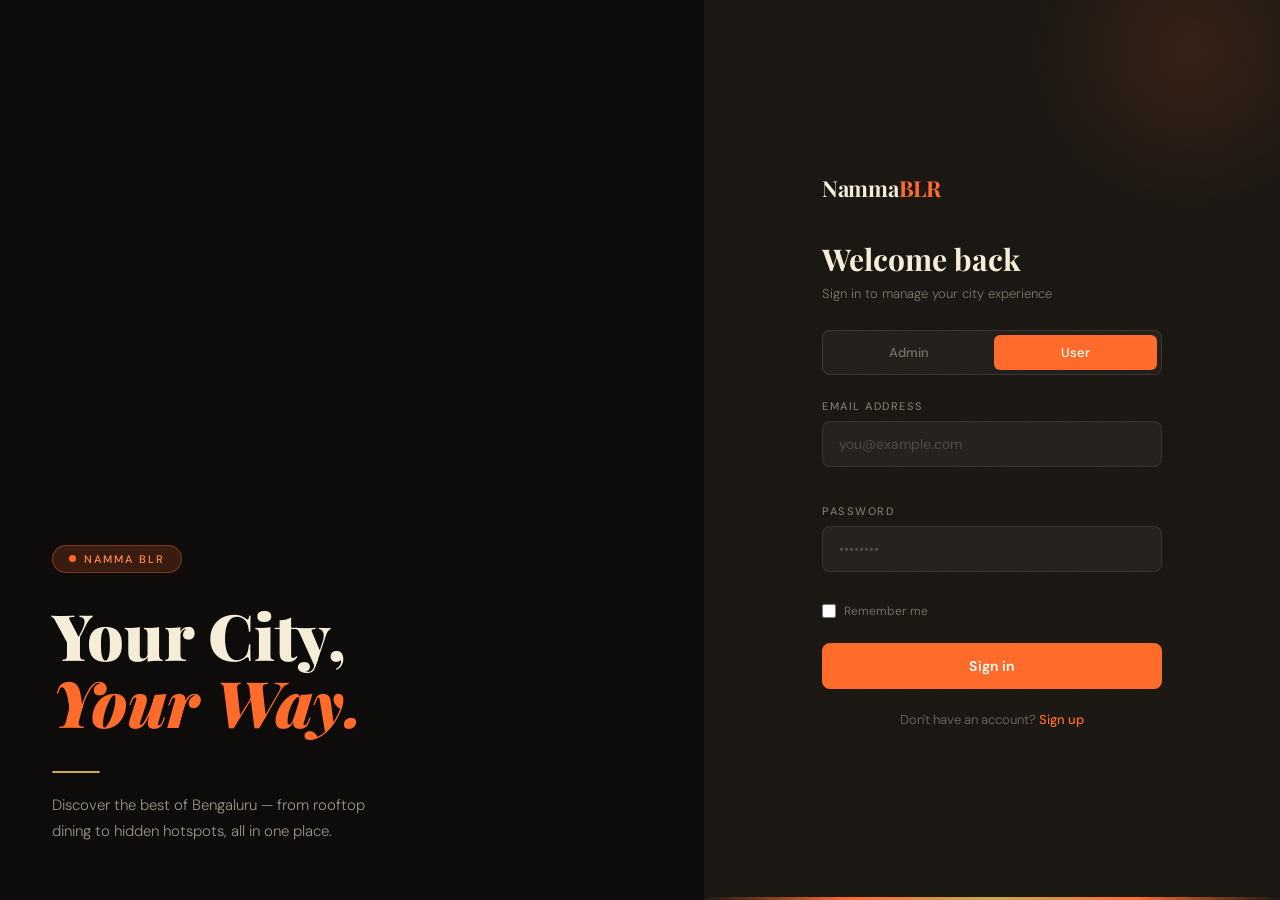
<file: login2.html>
<!DOCTYPE html>
<html lang="en">
<head>
    <meta charset="UTF-8">
    <title>Login – Namma BLR</title>
    <link href="https://fonts.googleapis.com/css2?family=Playfair+Display:ital,wght@0,400;0,700;0,900;1,400&family=DM+Sans:wght@300;400;500&display=swap" rel="stylesheet">
    <style>
        :root {
            --orange: #FF6B2B;
            --orange-soft: #FF8C52;
            --gold: #C9A84C;
            --cream: #F5EDD8;
            --dark: #0E0C0A;
            --dark2: #1A1612;
            --glass: rgba(255,255,255,0.05);
            --glass-border: rgba(255,255,255,0.1);
        }

        * { margin: 0; padding: 0; box-sizing: border-box; }

        body {
            min-height: 100vh;
            font-family: 'DM Sans', sans-serif;
            background: var(--dark);
            overflow: hidden;
            display: flex;
        }

        /* ── BG IMAGE SIDE ── */
        .bg-panel {
            position: relative;
            width: 55%;
            overflow: hidden;
        }

        .bg-panel::before {
            content: '';
            position: absolute;
            inset: 0;
            background: url('https://s7ap1.scene7.com/is/image/incredibleindia/nandi-hills-bangalore-karnataka-attr-about?qlt=82') center/cover no-repeat;
            transform: scale(1.05);
            animation: slowZoom 20s ease-in-out infinite alternate;
        }

        @keyframes slowZoom {
            from { transform: scale(1.05); }
            to   { transform: scale(1.12); }
        }

        .bg-panel::after {
            content: '';
            position: absolute;
            inset: 0;
            background: linear-gradient(
                105deg,
                rgba(14,12,10,0.15) 0%,
                rgba(14,12,10,0.4) 60%,
                rgba(14,12,10,0.92) 100%
            );
        }

        .bg-content {
            position: absolute;
            inset: 0;
            z-index: 2;
            display: flex;
            flex-direction: column;
            justify-content: flex-end;
            padding: 56px 52px;
        }

        .brand-tag {
            display: inline-flex;
            align-items: center;
            gap: 8px;
            background: rgba(255,107,43,0.18);
            border: 1px solid rgba(255,107,43,0.35);
            border-radius: 100px;
            padding: 6px 16px;
            margin-bottom: 28px;
            width: fit-content;
        }

        .brand-tag .dot {
            width: 7px; height: 7px;
            border-radius: 50%;
            background: var(--orange);
            animation: pulse 2s infinite;
        }

        @keyframes pulse {
            0%,100% { opacity: 1; transform: scale(1); }
            50%      { opacity: 0.5; transform: scale(1.4); }
        }

        .brand-tag span {
            font-size: 11px;
            font-weight: 500;
            letter-spacing: 2px;
            text-transform: uppercase;
            color: var(--orange-soft);
        }

        .bg-content h1 {
            font-family: 'Playfair Display', serif;
            font-size: clamp(42px, 5vw, 68px);
            font-weight: 900;
            color: var(--cream);
            line-height: 1.05;
            margin-bottom: 16px;
        }

        .bg-content h1 em {
            font-style: italic;
            color: var(--orange);
        }

        .bg-content p {
            font-size: 15px;
            color: rgba(245,237,216,0.6);
            line-height: 1.7;
            max-width: 340px;
            font-weight: 300;
        }

        .divider-line {
            width: 48px;
            height: 2px;
            background: var(--gold);
            margin: 20px 0;
            border-radius: 2px;
        }

        /* ── FORM SIDE ── */
        .form-panel {
            width: 45%;
            background: var(--dark2);
            display: flex;
            flex-direction: column;
            justify-content: center;
            align-items: center;
            padding: 60px 48px;
            position: relative;
            overflow: hidden;
        }

        .form-panel::before {
            content: '';
            position: absolute;
            inset: 0;
            background-image: url("data:image/svg+xml,%3Csvg viewBox='0 0 256 256' xmlns='http://www.w3.org/2000/svg'%3E%3Cfilter id='noise'%3E%3CfeTurbulence type='fractalNoise' baseFrequency='0.9' numOctaves='4' stitchTiles='stitch'/%3E%3C/filter%3E%3Crect width='100%25' height='100%25' filter='url(%23noise)' opacity='0.04'/%3E%3C/svg%3E");
            opacity: 0.4;
            pointer-events: none;
        }

        .form-panel::after {
            content: '';
            position: absolute;
            top: -120px; right: -80px;
            width: 340px; height: 340px;
            background: radial-gradient(circle, rgba(255,107,43,0.12) 0%, transparent 70%);
            pointer-events: none;
        }

        .form-wrap {
            width: 100%;
            max-width: 340px;
            position: relative;
            z-index: 1;
            animation: fadeUp 0.7s ease both;
        }

        @keyframes fadeUp {
            from { opacity: 0; transform: translateY(24px); }
            to   { opacity: 1; transform: translateY(0); }
        }

        .form-logo {
            font-family: 'Playfair Display', serif;
            font-size: 22px;
            font-weight: 700;
            color: var(--cream);
            margin-bottom: 36px;
            letter-spacing: -0.3px;
        }

        .form-logo span { color: var(--orange); }

        .form-wrap h2 {
            font-family: 'Playfair Display', serif;
            font-size: 30px;
            font-weight: 700;
            color: var(--cream);
            margin-bottom: 6px;
        }

        .form-wrap .sub {
            font-size: 13px;
            color: rgba(245,237,216,0.45);
            margin-bottom: 28px;
            font-weight: 300;
        }

        /* toggle admin/user */
        .toggle-group {
            display: flex;
            background: rgba(255,255,255,0.04);
            border: 1px solid var(--glass-border);
            border-radius: 8px;
            padding: 4px;
            margin-bottom: 24px;
            gap: 4px;
        }

        .toggle-group button {
            flex: 1;
            padding: 9px;
            border: none;
            border-radius: 6px;
            font-size: 13px;
            font-family: 'DM Sans', sans-serif;
            font-weight: 500;
            cursor: pointer;
            background: transparent;
            color: rgba(245,237,216,0.4);
            transition: all 0.25s;
        }

        .toggle-group button.active {
            background: var(--orange);
            color: white;
        }

        .field {
            margin-bottom: 18px;
        }

        .field label {
            display: block;
            font-size: 11px;
            font-weight: 500;
            letter-spacing: 1.5px;
            text-transform: uppercase;
            color: rgba(245,237,216,0.45);
            margin-bottom: 8px;
        }

        .field input {
            width: 100%;
            padding: 13px 16px;
            background: rgba(255,255,255,0.05);
            border: 1px solid rgba(255,255,255,0.08);
            border-radius: 8px;
            color: var(--cream);
            font-size: 14px;
            font-family: 'DM Sans', sans-serif;
            outline: none;
            transition: border-color 0.2s, background 0.2s;
        }

        .field input::placeholder { color: rgba(245,237,216,0.2); }

        .field input:focus {
            border-color: var(--orange);
            background: rgba(255,107,43,0.06);
        }

        .field .error {
            display: block;
            margin-top: 5px;
            font-size: 11px;
            color: #ff6b6b;
            min-height: 14px;
        }

        .row {
            display: flex;
            justify-content: space-between;
            align-items: center;
            margin-bottom: 24px;
            margin-top: -6px;
        }

        .remember {
            display: flex;
            align-items: center;
            gap: 8px;
            font-size: 12px;
            color: rgba(245,237,216,0.4);
            cursor: pointer;
        }

        .remember input[type="checkbox"] {
            accent-color: var(--orange);
            width: 14px; height: 14px;
        }

        .banner {
            width: 100%;
            padding: 10px 14px;
            border-radius: 8px;
            font-size: 12px;
            margin-bottom: 14px;
            display: none;
        }
        .banner.error { background: rgba(255,107,107,0.12); border: 1px solid rgba(255,107,107,0.3); color: #ff8a8a; display: block; }
        .banner.success { background: rgba(80,200,120,0.12); border: 1px solid rgba(80,200,120,0.3); color: #6ee08a; display: block; }

        .submit-btn {
            width: 100%;
            padding: 14px;
            background: var(--orange);
            border: none;
            border-radius: 8px;
            color: white;
            font-size: 14px;
            font-weight: 600;
            font-family: 'DM Sans', sans-serif;
            letter-spacing: 0.3px;
            cursor: pointer;
            position: relative;
            overflow: hidden;
            transition: background 0.2s, transform 0.15s;
        }

        .submit-btn::after {
            content: '';
            position: absolute;
            inset: 0;
            background: linear-gradient(90deg, transparent, rgba(255,255,255,0.12), transparent);
            transform: translateX(-100%);
            transition: transform 0.5s;
        }

        .submit-btn:hover { background: var(--orange-soft); transform: translateY(-1px); }
        .submit-btn:hover::after { transform: translateX(100%); }
        .submit-btn:active { transform: translateY(0); }
        .submit-btn:disabled { opacity: 0.6; cursor: not-allowed; transform: none; }

        .signup-text {
            text-align: center;
            margin-top: 22px;
            font-size: 13px;
            color: rgba(245,237,216,0.35);
        }

        .signup-text a {
            color: var(--orange);
            text-decoration: none;
            font-weight: 500;
        }

        .signup-text a:hover { text-decoration: underline; }

        .city-strip {
            position: absolute;
            bottom: 0; left: 0; right: 0;
            height: 3px;
            background: linear-gradient(90deg, transparent, var(--orange), var(--gold), var(--orange), transparent);
        }
    </style>
</head>
<body>

<!-- LEFT: BG IMAGE -->
<div class="bg-panel">
    <div class="bg-content">
        <div class="brand-tag">
            <div class="dot"></div>
            <span>Namma BLR</span>
        </div>
        <h1>Your City,<br><em>Your Way.</em></h1>
        <div class="divider-line"></div>
        <p>Discover the best of Bengaluru — from rooftop dining to hidden hotspots, all in one place.</p>
    </div>
</div>

<!-- RIGHT: FORM -->
<div class="form-panel">
    <div class="form-wrap">

        <div class="form-logo">Namma<span>BLR</span></div>

        <h2 id="formTitle">Welcome back</h2>
        <p class="sub" id="formSub">Sign in to manage your city experience</p>

        <!-- Admin / User toggle -->
        <div class="toggle-group">
            <button id="adminBtn" onclick="switchMode('admin')">Admin</button>
            <button class="active" id="userBtn" onclick="switchMode('user')">User</button>
        </div>

        <div class="banner" id="banner"></div>

        <form id="loginForm">
            <div class="field">
                <label>Email Address</label>
                <input type="email" id="email" placeholder="you@example.com">
                <small class="error" id="emailError"></small>
            </div>

            <div class="field">
                <label>Password</label>
                <input type="password" id="password" placeholder="••••••••">
                <small class="error" id="passwordError"></small>
            </div>

            <div class="row">
                <label class="remember">
                    <input type="checkbox" id="rememberMe"> Remember me
                </label>
            </div>

            <button type="submit" class="submit-btn" id="submitBtn">Sign in</button>

            <p class="signup-text">
                Don't have an account? <a href="signup.html">Sign up</a>
            </p>
        </form>

    </div>
    <div class="city-strip"></div>
</div>

<script>
    let currentMode = 'user';

    function switchMode(mode) {
        currentMode = mode;
        document.getElementById('adminBtn').classList.toggle('active', mode === 'admin');
        document.getElementById('userBtn').classList.toggle('active', mode === 'user');
        document.getElementById('formTitle').textContent = mode === 'admin' ? 'Admin Portal' : 'Welcome back';
        document.getElementById('formSub').textContent = mode === 'admin'
            ? 'Sign in to manage the city experience'
            : 'Hello, Explorer. Sign in to discover BLR';
        clearErrors();
    }

    function clearErrors() {
        document.getElementById('emailError').textContent = '';
        document.getElementById('passwordError').textContent = '';
        hideBanner();
    }

    function showBanner(msg, type) {
        const b = document.getElementById('banner');
        b.textContent = msg;
        b.className = 'banner ' + type;
    }

    function hideBanner() {
        document.getElementById('banner').className = 'banner';
    }

    // Pre-fill from localStorage if remember me was set
    window.addEventListener('DOMContentLoaded', () => {
        const saved = localStorage.getItem('namma_remember');
        if (saved) {
            const { email, mode } = JSON.parse(saved);
            document.getElementById('email').value = email || '';
            document.getElementById('rememberMe').checked = true;
            if (mode) switchMode(mode);
        }
    });

    document.getElementById('loginForm').addEventListener('submit', async function (e) {
        e.preventDefault();
        clearErrors();

        const email    = document.getElementById('email').value.trim();
        const password = document.getElementById('password').value;
        const remember = document.getElementById('rememberMe').checked;

        let valid = true;
        if (!/^[^\s]+@[^\s]+\.[a-z]{2,}$/.test(email)) {
            document.getElementById('emailError').textContent = 'Enter a valid email address.';
            valid = false;
        }
        if (!password) {
            document.getElementById('passwordError').textContent = 'Password is required.';
            valid = false;
        }
        if (!valid) return;

        const btn = document.getElementById('submitBtn');
        btn.textContent = 'Signing in…';
        btn.disabled = true;

        try {
            const res = await fetch('http://localhost/NammaHub/api/login.php', {
                method: 'POST',
                headers: { 'Content-Type': 'application/json' },
                body: JSON.stringify({ email, password, mode: currentMode })
            });

            const data = await res.json();

            if (!res.ok) {
                showBanner(data.error || 'Invalid credentials.', 'error');
                btn.textContent = 'Sign in';
                btn.disabled = false;
                return;
            }

            // Handle remember me
            if (remember) {
                localStorage.setItem('namma_remember', JSON.stringify({ email, mode: currentMode }));
            } else {
                localStorage.removeItem('namma_remember');
            }

            sessionStorage.setItem('namma_user', JSON.stringify(data.user));

            showBanner('Signed in! Redirecting…', 'success');

            setTimeout(() => {
                window.location.href = 'landing page2.html';
            }, 800);

        } catch (err) {
            showBanner('Server unreachable. Is XAMPP running?', 'error');
            btn.textContent = 'Sign in';
            btn.disabled = false;
        }
    });
</script>

</body>
</html>
</file>
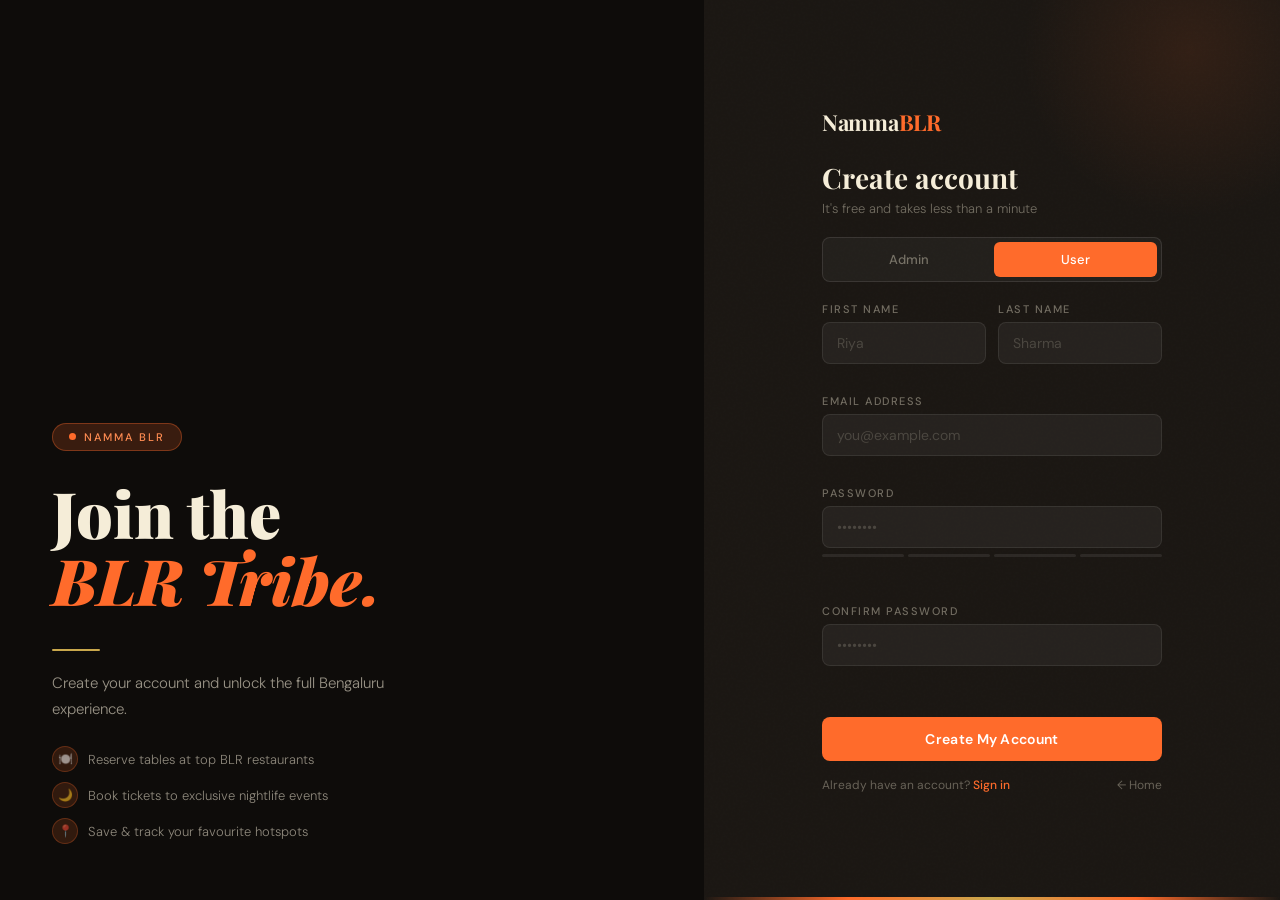
<file: signup.html>
<!DOCTYPE html>
<html lang="en">
<head>
    <meta charset="UTF-8">
    <title>Sign Up – Namma BLR</title>
    <link href="https://fonts.googleapis.com/css2?family=Playfair+Display:ital,wght@0,400;0,700;0,900;1,400&family=DM+Sans:wght@300;400;500&display=swap" rel="stylesheet">
    <style>
        :root {
            --orange: #FF6B2B;
            --orange-soft: #FF8C52;
            --gold: #C9A84C;
            --cream: #F5EDD8;
            --dark: #0E0C0A;
            --dark2: #1A1612;
            --glass-border: rgba(255,255,255,0.1);
        }

        * { margin: 0; padding: 0; box-sizing: border-box; }

        body {
            min-height: 100vh;
            font-family: 'DM Sans', sans-serif;
            background: var(--dark);
            overflow: hidden;
            display: flex;
        }

        /* ── BG IMAGE SIDE ── */
        .bg-panel {
            position: relative;
            width: 55%;
            overflow: hidden;
        }

        .bg-panel::before {
            content: '';
            position: absolute;
            inset: 0;
            background: url('https://s7ap1.scene7.com/is/image/incredibleindia/nandi-hills-bangalore-karnataka-attr-about?qlt=82') center/cover no-repeat;
            transform: scale(1.05);
            animation: slowZoom 20s ease-in-out infinite alternate;
        }

        @keyframes slowZoom {
            from { transform: scale(1.05); }
            to   { transform: scale(1.12); }
        }

        .bg-panel::after {
            content: '';
            position: absolute;
            inset: 0;
            background: linear-gradient(
                105deg,
                rgba(14,12,10,0.15) 0%,
                rgba(14,12,10,0.4) 60%,
                rgba(14,12,10,0.92) 100%
            );
        }

        .bg-content {
            position: absolute;
            inset: 0;
            z-index: 2;
            display: flex;
            flex-direction: column;
            justify-content: flex-end;
            padding: 56px 52px;
        }

        .brand-tag {
            display: inline-flex;
            align-items: center;
            gap: 8px;
            background: rgba(255,107,43,0.18);
            border: 1px solid rgba(255,107,43,0.35);
            border-radius: 100px;
            padding: 6px 16px;
            margin-bottom: 28px;
            width: fit-content;
        }

        .brand-tag .dot {
            width: 7px; height: 7px;
            border-radius: 50%;
            background: var(--orange);
            animation: pulse 2s infinite;
        }

        @keyframes pulse {
            0%,100% { opacity: 1; transform: scale(1); }
            50%      { opacity: 0.5; transform: scale(1.4); }
        }

        .brand-tag span {
            font-size: 11px;
            font-weight: 500;
            letter-spacing: 2px;
            text-transform: uppercase;
            color: var(--orange-soft);
        }

        .bg-content h1 {
            font-family: 'Playfair Display', serif;
            font-size: clamp(42px, 5vw, 68px);
            font-weight: 900;
            color: var(--cream);
            line-height: 1.05;
            margin-bottom: 16px;
        }

        .bg-content h1 em {
            font-style: italic;
            color: var(--orange);
        }

        .bg-content p {
            font-size: 15px;
            color: rgba(245,237,216,0.6);
            line-height: 1.7;
            max-width: 340px;
            font-weight: 300;
        }

        .divider-line {
            width: 48px;
            height: 2px;
            background: var(--gold);
            margin: 20px 0;
            border-radius: 2px;
        }

        .perks {
            list-style: none;
            margin-top: 24px;
            display: flex;
            flex-direction: column;
            gap: 10px;
        }

        .perks li {
            display: flex;
            align-items: center;
            gap: 10px;
            font-size: 13px;
            color: rgba(245,237,216,0.55);
            font-weight: 300;
        }

        .perks li .icon {
            width: 26px; height: 26px;
            border-radius: 50%;
            background: rgba(255,107,43,0.15);
            border: 1px solid rgba(255,107,43,0.25);
            display: flex; align-items: center; justify-content: center;
            font-size: 12px;
            flex-shrink: 0;
        }

        /* ── FORM SIDE ── */
        .form-panel {
            width: 45%;
            background: var(--dark2);
            display: flex;
            flex-direction: column;
            justify-content: center;
            align-items: center;
            padding: 40px 48px;
            position: relative;
            overflow: hidden;
        }

        .form-panel::before {
            content: '';
            position: absolute;
            inset: 0;
            background-image: url("data:image/svg+xml,%3Csvg viewBox='0 0 256 256' xmlns='http://www.w3.org/2000/svg'%3E%3Cfilter id='noise'%3E%3CfeTurbulence type='fractalNoise' baseFrequency='0.9' numOctaves='4' stitchTiles='stitch'/%3E%3C/filter%3E%3Crect width='100%25' height='100%25' filter='url(%23noise)' opacity='0.04'/%3E%3C/svg%3E");
            opacity: 0.4;
            pointer-events: none;
        }

        .form-panel::after {
            content: '';
            position: absolute;
            top: -120px; right: -80px;
            width: 340px; height: 340px;
            background: radial-gradient(circle, rgba(255,107,43,0.1) 0%, transparent 70%);
            pointer-events: none;
        }

        .form-wrap {
            width: 100%;
            max-width: 340px;
            position: relative;
            z-index: 1;
            animation: fadeUp 0.7s ease both;
        }

        @keyframes fadeUp {
            from { opacity: 0; transform: translateY(24px); }
            to   { opacity: 1; transform: translateY(0); }
        }

        .form-logo {
            font-family: 'Playfair Display', serif;
            font-size: 22px;
            font-weight: 700;
            color: var(--cream);
            margin-bottom: 22px;
            letter-spacing: -0.3px;
        }

        .form-logo span { color: var(--orange); }

        .form-wrap h2 {
            font-family: 'Playfair Display', serif;
            font-size: 28px;
            font-weight: 700;
            color: var(--cream);
            margin-bottom: 4px;
        }

        .form-wrap .sub {
            font-size: 13px;
            color: rgba(245,237,216,0.4);
            margin-bottom: 20px;
            font-weight: 300;
        }

        /* toggle admin/user */
        .toggle-group {
            display: flex;
            background: rgba(255,255,255,0.04);
            border: 1px solid var(--glass-border);
            border-radius: 8px;
            padding: 4px;
            margin-bottom: 20px;
            gap: 4px;
        }

        .toggle-group button {
            flex: 1;
            padding: 9px;
            border: none;
            border-radius: 6px;
            font-size: 13px;
            font-family: 'DM Sans', sans-serif;
            font-weight: 500;
            cursor: pointer;
            background: transparent;
            color: rgba(245,237,216,0.4);
            transition: all 0.25s;
        }

        .toggle-group button.active {
            background: var(--orange);
            color: white;
        }

        /* name row */
        .name-row {
            display: flex;
            gap: 12px;
        }

        .name-row .field { flex: 1; }

        .field {
            margin-bottom: 13px;
        }

        .field label {
            display: block;
            font-size: 11px;
            font-weight: 500;
            letter-spacing: 1.5px;
            text-transform: uppercase;
            color: rgba(245,237,216,0.4);
            margin-bottom: 6px;
        }

        .field input {
            width: 100%;
            padding: 11px 14px;
            background: rgba(255,255,255,0.05);
            border: 1px solid rgba(255,255,255,0.08);
            border-radius: 8px;
            color: var(--cream);
            font-size: 14px;
            font-family: 'DM Sans', sans-serif;
            outline: none;
            transition: border-color 0.2s, background 0.2s;
        }

        .field input::placeholder { color: rgba(245,237,216,0.18); }

        .field input:focus {
            border-color: var(--orange);
            background: rgba(255,107,43,0.06);
        }

        /* password strength bar */
        .strength-bar {
            display: flex;
            gap: 4px;
            margin-top: 6px;
        }

        .strength-bar .seg {
            flex: 1;
            height: 3px;
            border-radius: 2px;
            background: rgba(255,255,255,0.08);
            transition: background 0.3s;
        }

        .strength-label {
            font-size: 10px;
            color: rgba(245,237,216,0.3);
            margin-top: 4px;
            min-height: 13px;
            transition: color 0.3s;
        }

        .field .error {
            display: block;
            margin-top: 4px;
            font-size: 11px;
            color: #ff6b6b;
            min-height: 13px;
        }

        .match-indicator {
            font-size: 11px;
            margin-top: 4px;
            min-height: 13px;
        }

        /* admin key field – hidden by default */
        #adminKeyField { display: none; }

        .submit-btn {
            width: 100%;
            padding: 13px;
            background: var(--orange);
            border: none;
            border-radius: 8px;
            color: white;
            font-size: 14px;
            font-weight: 600;
            font-family: 'DM Sans', sans-serif;
            letter-spacing: 0.3px;
            cursor: pointer;
            position: relative;
            overflow: hidden;
            transition: background 0.2s, transform 0.15s;
            margin-top: 4px;
        }

        .submit-btn::after {
            content: '';
            position: absolute;
            inset: 0;
            background: linear-gradient(90deg, transparent, rgba(255,255,255,0.12), transparent);
            transform: translateX(-100%);
            transition: transform 0.5s;
        }

        .submit-btn:hover { background: var(--orange-soft); transform: translateY(-1px); }
        .submit-btn:hover::after { transform: translateX(100%); }
        .submit-btn:active { transform: translateY(0); }
        .submit-btn:disabled { opacity: 0.6; cursor: not-allowed; transform: none; }

        /* success overlay */
        .success-overlay {
            display: none;
            position: fixed;
            inset: 0;
            background: rgba(14,12,10,0.92);
            z-index: 100;
            flex-direction: column;
            align-items: center;
            justify-content: center;
            gap: 16px;
            animation: fadeIn 0.4s ease;
        }

        .success-overlay.show { display: flex; }

        @keyframes fadeIn {
            from { opacity: 0; }
            to   { opacity: 1; }
        }

        .success-icon {
            width: 72px; height: 72px;
            border-radius: 50%;
            background: rgba(255,107,43,0.15);
            border: 2px solid var(--orange);
            display: flex; align-items: center; justify-content: center;
            font-size: 32px;
            animation: scaleIn 0.5s cubic-bezier(0.34,1.56,0.64,1) 0.2s both;
        }

        @keyframes scaleIn {
            from { transform: scale(0); }
            to   { transform: scale(1); }
        }

        .success-overlay h3 {
            font-family: 'Playfair Display', serif;
            font-size: 26px;
            color: var(--cream);
        }

        .success-overlay p {
            font-size: 14px;
            color: rgba(245,237,216,0.5);
        }

        .bottom-links {
            display: flex;
            justify-content: space-between;
            margin-top: 16px;
        }

        .bottom-links a, .bottom-links p {
            font-size: 12px;
            color: rgba(245,237,216,0.35);
            text-decoration: none;
        }

        .bottom-links a span { color: var(--orange); font-weight: 500; }
        .bottom-links a:hover span { text-decoration: underline; }

        .city-strip {
            position: absolute;
            bottom: 0; left: 0; right: 0;
            height: 3px;
            background: linear-gradient(90deg, transparent, var(--orange), var(--gold), var(--orange), transparent);
        }

        /* global error banner */
        .banner {
            width: 100%;
            padding: 10px 14px;
            border-radius: 8px;
            font-size: 12px;
            margin-bottom: 12px;
            display: none;
        }
        .banner.error { background: rgba(255,107,107,0.12); border: 1px solid rgba(255,107,107,0.3); color: #ff8a8a; display: block; }
        .banner.success { background: rgba(80,200,120,0.12); border: 1px solid rgba(80,200,120,0.3); color: #6ee08a; display: block; }
    </style>
</head>
<body>

<!-- LEFT: BG IMAGE -->
<div class="bg-panel">
    <div class="bg-content">
        <div class="brand-tag">
            <div class="dot"></div>
            <span>Namma BLR</span>
        </div>
        <h1>Join the<br><em>BLR Tribe.</em></h1>
        <div class="divider-line"></div>
        <p>Create your account and unlock the full Bengaluru experience.</p>

        <ul class="perks">
            <li>
                <div class="icon">🍽️</div>
                Reserve tables at top BLR restaurants
            </li>
            <li>
                <div class="icon">🌙</div>
                Book tickets to exclusive nightlife events
            </li>
            <li>
                <div class="icon">📍</div>
                Save & track your favourite hotspots
            </li>
        </ul>
    </div>
</div>

<!-- RIGHT: FORM -->
<div class="form-panel">
    <div class="form-wrap">

        <div class="form-logo">Namma<span>BLR</span></div>

        <h2 id="formTitle">Create account</h2>
        <p class="sub" id="formSub">It's free and takes less than a minute</p>

        <!-- Admin / User toggle -->
        <div class="toggle-group">
            <button id="adminBtn" onclick="switchMode('admin')">Admin</button>
            <button class="active" id="userBtn" onclick="switchMode('user')">User</button>
        </div>

        <div class="banner" id="banner"></div>

        <form id="signupForm">

            <!-- Name row -->
            <div class="name-row">
                <div class="field">
                    <label>First Name</label>
                    <input type="text" id="firstName" placeholder="Riya">
                    <small class="error" id="firstNameError"></small>
                </div>
                <div class="field">
                    <label>Last Name</label>
                    <input type="text" id="lastName" placeholder="Sharma">
                    <small class="error" id="lastNameError"></small>
                </div>
            </div>

            <div class="field">
                <label>Email Address</label>
                <input type="email" id="email" placeholder="you@example.com">
                <small class="error" id="emailError"></small>
            </div>

            <div class="field" id="adminKeyField">
                <label>Admin Secret Key</label>
                <input type="password" id="adminKey" placeholder="Enter admin key">
                <small class="error" id="adminKeyError"></small>
            </div>

            <div class="field">
                <label>Password</label>
                <input type="password" id="password" placeholder="••••••••">
                <div class="strength-bar">
                    <div class="seg" id="s1"></div>
                    <div class="seg" id="s2"></div>
                    <div class="seg" id="s3"></div>
                    <div class="seg" id="s4"></div>
                </div>
                <div class="strength-label" id="strengthLabel"></div>
                <small class="error" id="passwordError"></small>
            </div>

            <div class="field">
                <label>Confirm Password</label>
                <input type="password" id="confirmPassword" placeholder="••••••••">
                <div class="match-indicator" id="matchIndicator"></div>
                <small class="error" id="confirmError"></small>
            </div>

            <button type="submit" class="submit-btn" id="submitBtn">Create My Account</button>

        </form>

        <div class="bottom-links">
            <a href="login2.html">Already have an account? <span>Sign in</span></a>
            <a href="landing page2.html">← Home</a>
        </div>

    </div>
    <div class="city-strip"></div>
</div>

<!-- SUCCESS OVERLAY -->
<div class="success-overlay" id="successOverlay">
    <div class="success-icon">✓</div>
    <h3>Account Created!</h3>
    <p id="successMsg">Redirecting you to sign in…</p>
</div>

<script>
    let currentMode = 'user';

    function switchMode(mode) {
        currentMode = mode;
        document.getElementById('adminBtn').classList.toggle('active', mode === 'admin');
        document.getElementById('userBtn').classList.toggle('active', mode === 'user');
        document.getElementById('adminKeyField').style.display = mode === 'admin' ? 'block' : 'none';
        document.getElementById('formTitle').textContent = mode === 'admin' ? 'Admin Sign Up' : 'Create account';
        document.getElementById('formSub').textContent = mode === 'admin'
            ? 'Register a new admin account'
            : 'It\'s free and takes less than a minute';
        clearErrors();
    }

    function clearErrors() {
        ['firstNameError','lastNameError','emailError','adminKeyError','passwordError','confirmError'].forEach(id => {
            const el = document.getElementById(id);
            if (el) el.textContent = '';
        });
        hideBanner();
    }

    function showBanner(msg, type) {
        const b = document.getElementById('banner');
        b.textContent = msg;
        b.className = 'banner ' + type;
    }

    function hideBanner() {
        const b = document.getElementById('banner');
        b.className = 'banner';
    }

    // Password strength
    document.getElementById('password').addEventListener('input', function () {
        const val = this.value;
        let score = 0;
        if (val.length >= 8) score++;
        if (/[A-Z]/.test(val)) score++;
        if (/[0-9]/.test(val)) score++;
        if (/[^A-Za-z0-9]/.test(val)) score++;

        const colors = ['', '#ff4444', '#ff8c00', '#ffd700', '#4caf50'];
        const labels = ['', 'Weak', 'Fair', 'Good', 'Strong'];
        const labelColors = ['', '#ff6b6b', '#ff8c52', '#C9A84C', '#6ee08a'];

        for (let i = 1; i <= 4; i++) {
            document.getElementById('s' + i).style.background =
                i <= score ? colors[score] : 'rgba(255,255,255,0.08)';
        }
        const lbl = document.getElementById('strengthLabel');
        lbl.textContent = val ? labels[score] || 'Very Weak' : '';
        lbl.style.color = val ? (labelColors[score] || '#ff6b6b') : 'rgba(245,237,216,0.3)';
    });

    // Confirm password match
    document.getElementById('confirmPassword').addEventListener('input', function () {
        const pw = document.getElementById('password').value;
        const ind = document.getElementById('matchIndicator');
        if (!this.value) { ind.textContent = ''; return; }
        if (this.value === pw) {
            ind.textContent = '✓ Passwords match';
            ind.style.color = '#6ee08a';
        } else {
            ind.textContent = '✗ Passwords do not match';
            ind.style.color = '#ff6b6b';
        }
    });

    document.getElementById('signupForm').addEventListener('submit', async function (e) {
        e.preventDefault();
        clearErrors();

        const firstName = document.getElementById('firstName').value.trim();
        const lastName  = document.getElementById('lastName').value.trim();
        const email     = document.getElementById('email').value.trim();
        const password  = document.getElementById('password').value;
        const confirm   = document.getElementById('confirmPassword').value;
        const adminKey  = document.getElementById('adminKey').value;

        let valid = true;

        if (!firstName) {
            document.getElementById('firstNameError').textContent = 'First name is required.';
            valid = false;
        }
        if (!lastName) {
            document.getElementById('lastNameError').textContent = 'Last name is required.';
            valid = false;
        }
        if (!/^[^\s]+@[^\s]+\.[a-z]{2,}$/.test(email)) {
            document.getElementById('emailError').textContent = 'Enter a valid email address.';
            valid = false;
        }
        if (currentMode === 'admin' && !adminKey) {
            document.getElementById('adminKeyError').textContent = 'Admin key is required.';
            valid = false;
        }
        if (password.length < 8) {
            document.getElementById('passwordError').textContent = 'Password must be at least 8 characters.';
            valid = false;
        }
        if (password !== confirm) {
            document.getElementById('confirmError').textContent = 'Passwords do not match.';
            valid = false;
        }
        if (!valid) return;

        const btn = document.getElementById('submitBtn');
        btn.textContent = 'Creating account…';
        btn.disabled = true;

        try {
            const res = await fetch('http://localhost/NammaHub/api/signup.php', {
                method: 'POST',
                headers: { 'Content-Type': 'application/json' },
                body: JSON.stringify({ firstName, lastName, email, password, role: currentMode, adminKey })
            });

            const data = await res.json();

            if (!res.ok) {
                showBanner(data.error || 'Something went wrong.', 'error');
                btn.textContent = 'Create My Account';
                btn.disabled = false;
                return;
            }

            // Show success overlay then redirect
            document.getElementById('successMsg').textContent =
                currentMode === 'admin'
                    ? 'Admin account created. Redirecting to sign in…'
                    : 'Welcome to NammaBLR! Redirecting to sign in…';
            document.getElementById('successOverlay').classList.add('show');

            setTimeout(() => {
                window.location.href = 'login2.html';
            }, 2200);

        } catch (err) {
            showBanner('Server unreachable. Is XAMPP running?', 'error');
            btn.textContent = 'Create My Account';
            btn.disabled = false;
        }
    });
</script>

</body>
</html>
</file>
